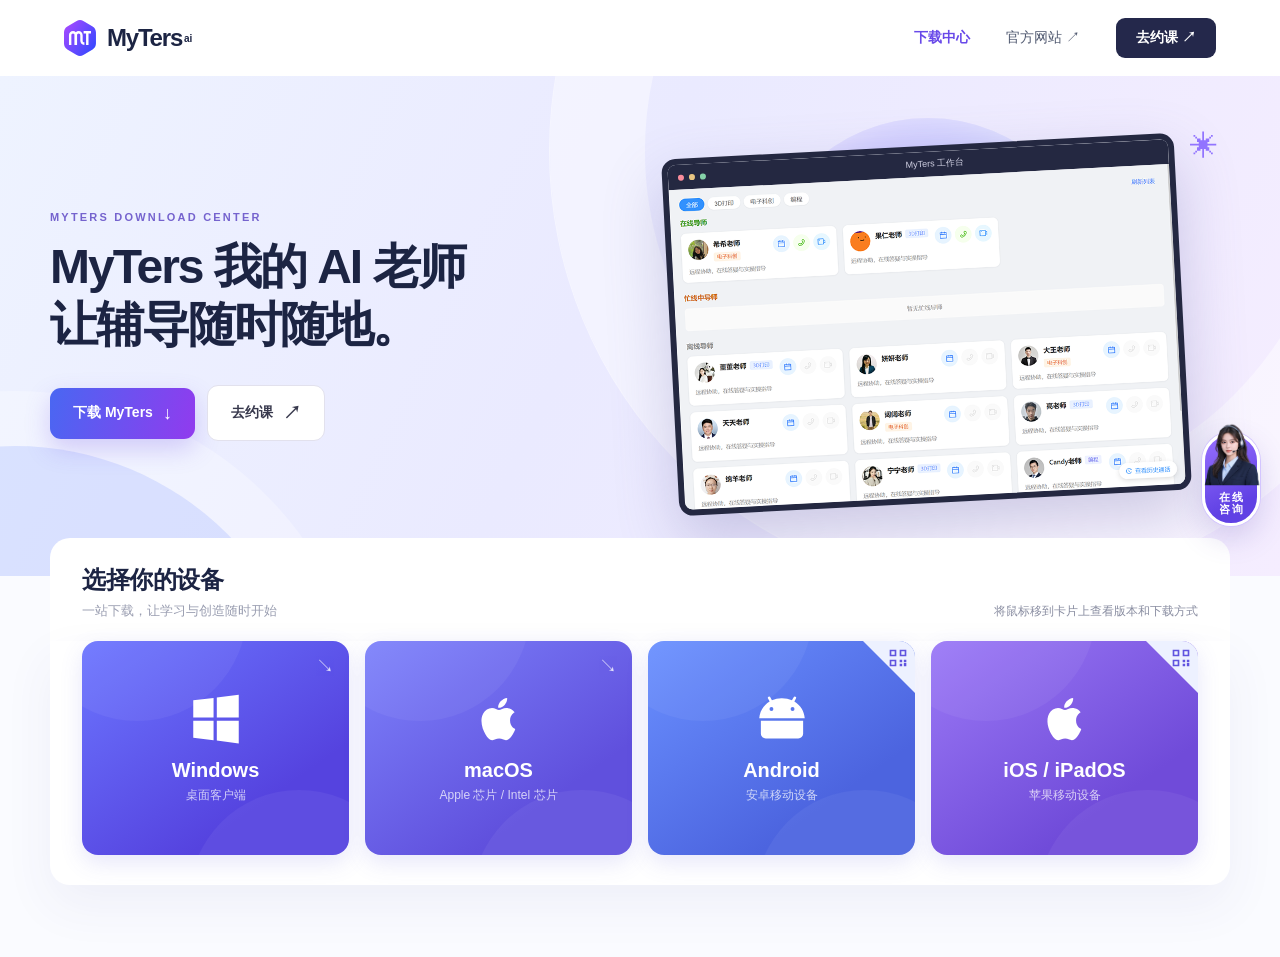
<file: index.html>
<!doctype html><html lang="zh-CN"><head><meta charset="utf-8"><meta name="viewport" content="width=device-width,initial-scale=1"><meta name="description" content="下载 MyTers，开启智能学习与创造之旅。"><title>MyTers 下载中心</title><style>
:root{--ink:#1c2443;--purple:#6c45ed;--muted:#858aa0}*{box-sizing:border-box}html{scroll-behavior:smooth}body{margin:0;font-family:-apple-system,BlinkMacSystemFont,"PingFang SC","Microsoft YaHei",sans-serif;color:var(--ink);background:#fafbff}button,a{font:inherit}button{cursor:pointer}a{text-decoration:none;color:inherit}.header{height:76px;background:#fff;display:flex;align-items:center;justify-content:space-between;padding:0 max(5vw,28px);position:relative;z-index:5}.brand{display:flex;align-items:center;gap:10px;font-size:24px;font-weight:750;letter-spacing:-1.2px}.brand img{width:33px}.brand sup{font-size:10px;letter-spacing:0;margin-left:-8px}.nav{display:flex;gap:36px;align-items:center;color:#505970;font-size:14px}.nav a:hover{color:#6f4bee}.nav .active{color:#6849e9;font-weight:650}.book{border:0;background:#24284b;color:#fff;padding:11px 20px;border-radius:9px;font-weight:600}.hero{height:500px;position:relative;overflow:hidden;background:linear-gradient(115deg,#eef3ff 0%,#eaeaff 46%,#f5edff 100%)}.hero:before,.hero:after{content:"";position:absolute;border-radius:50%;pointer-events:none}.hero:before{height:690px;width:690px;right:-150px;top:-365px;border:95px solid #fff6;box-shadow:0 0 0 1px #fff8}.hero:after{width:600px;height:600px;left:-285px;bottom:-470px;background:#b8c7ff60;box-shadow:0 0 0 55px #ffffff45}.hero-inner{max-width:1240px;padding:0 30px;margin:auto;height:100%;display:grid;grid-template-columns:1fr 1fr;align-items:center;position:relative}.eyebrow{font-size:11px;letter-spacing:2.2px;color:#7563ce;font-weight:750}.hero h1{font-size:48px;line-height:1.2;letter-spacing:-2px;margin:15px 0 14px}.hero p{font-size:16px;color:#727994;margin:0;line-height:1.8}.hero-link{display:inline-flex;align-items:center;gap:12px;margin-top:25px;color:#6443e3;font-size:14px;font-weight:700}.hero-visual{position:relative;height:100%}.orb{position:absolute;width:340px;height:340px;left:20%;top:42px;background:linear-gradient(145deg,#d0c8ff,#c9d9ff);border-radius:50%;box-shadow:inset 0 0 45px #fff9}.window{position:absolute;left:5%;top:70px;width:87%;border:6px solid #242841;border-radius:14px;overflow:hidden;background:#eceef4;box-shadow:0 25px 60px #6b67a54d;transform:rotate(-3deg)}.window-bar{height:25px;display:flex;align-items:center;padding:0 10px;gap:5px;background:#242841;color:#d0d0e2;font-size:9px}.window-bar i{width:6px;height:6px;border-radius:50%;background:#8b8da4}.window-bar i:first-child{background:#fa8c9b}.window-bar i:nth-child(2){background:#e8c582}.window-bar i:nth-child(3){background:#85d2a9}.window-bar b{margin:auto;font-size:9px;font-weight:500}.window-content{position:relative;aspect-ratio:1200/766;overflow:hidden}.window-content img{position:absolute;top:-4.3%;width:100%;height:auto}.spark{position:absolute;right:2%;top:55px;color:#9274ff;font-size:28px}.downloads{max-width:1240px;padding:0 30px 72px;margin:-38px auto 0;position:relative;z-index:2}.section-head{background:#fff;border-radius:20px 20px 0 0;padding:26px 32px 21px;display:flex;align-items:end;justify-content:space-between}.section-head h2{font-size:24px;margin:0 0 6px;letter-spacing:-.5px}.section-head p{margin:0;color:#9a9eb1;font-size:13px}.device-status{color:#898da1;font-size:12px}.cards{display:grid;grid-template-columns:repeat(4,1fr);gap:16px;background:#fff;padding:0 32px 30px;border-radius:0 0 20px 20px;box-shadow:0 20px 50px #3d438b10}.card{height:214px;border-radius:16px;background:linear-gradient(145deg,#6c76ff,#5543df 72%);position:relative;color:#fff;overflow:hidden;outline:none;box-shadow:0 8px 22px #5d59db25}.card:nth-child(2){background:linear-gradient(145deg,#7d82fb,#6050dd 72%)}.card:nth-child(3){background:linear-gradient(145deg,#6a90ff,#4c64df 72%)}.card:nth-child(4){background:linear-gradient(145deg,#9b79f6,#704bd9 72%)}.card:before,.card:after{content:"";position:absolute;border-radius:50%;background:#ffffff0d;pointer-events:none}.card:before{width:220px;height:220px;top:-140px;left:-55px}.card:after{width:220px;height:220px;bottom:-155px;right:-60px}.card-main{position:absolute;inset:0;display:flex;flex-direction:column;align-items:center;justify-content:center;gap:14px;transition:opacity .2s,transform .2s}.platform-icon{width:52px;height:52px;fill:white}.card-title{font-size:20px;font-weight:700}.card-sub{font-size:12px;color:#ffffffbb;margin-top:-9px}.corner{position:absolute;right:15px;top:13px;font-size:18px;opacity:.8}.device-badge{position:absolute;z-index:3;top:0;left:0;background:#e5ffb5;color:#365526;border-radius:0 0 11px 0;padding:7px 10px;font-size:11px;font-weight:750}.details{position:absolute;inset:0;display:flex;flex-direction:column;align-items:center;justify-content:center;padding:20px 12px;background:#3730adcf;opacity:0;visibility:hidden;transform:translateY(8px);transition:.2s;z-index:2}.card:hover .details,.card:has(:focus-visible) .details{opacity:1;visibility:visible;transform:none}.card:hover .card-main,.card:has(:focus-visible) .card-main{opacity:.15;transform:scale(.95)}.detail-title{font-weight:700;font-size:16px;margin-bottom:6px}.version{font-size:12px;color:#e6e2ff;margin-bottom:13px}.dl{display:inline-flex;justify-content:center;align-items:center;min-height:35px;padding:0 16px;background:white;border-radius:8px;color:#4e42c9;font-size:12px;font-weight:700;transition:.2s}.dl:hover,.dl:focus-visible{background:#ece8ff;transform:translateY(-1px)}.mac-links{display:flex;gap:7px;flex-wrap:wrap;justify-content:center}.mac-links .dl{padding:0 10px}.footnote{display:flex;justify-content:space-between;gap:20px;align-items:center;padding:20px 4px;color:#9a9eb1;font-size:12px}.footnote a{color:#7161ca}.support{position:fixed;right:18px;top:50%;z-index:8;background:#202541;color:#fff;border:0;border-radius:14px;box-shadow:0 10px 30px #25244835;padding:13px 10px;display:flex;flex-direction:column;align-items:center;gap:6px;font-size:11px}.support svg{width:24px;height:24px}.modal{border:0;border-radius:18px;padding:28px;max-width:360px;width:calc(100% - 40px);box-shadow:0 20px 80px #17132b40;color:var(--ink)}.modal::backdrop{background:#161a3588}.modal h3{font-size:20px;margin:0 0 12px}.modal p{font-size:14px;color:#7e8293;line-height:1.8}.modal .close{float:right;border:0;background:#f2f1f8;border-radius:50%;width:30px;height:30px;font-size:18px}.modal a{display:inline-block;background:#6b4be8;color:white;border-radius:8px;padding:11px 16px;font-size:13px;margin-top:5px}footer{border-top:1px solid #eeeff5;max-width:1176px;margin:auto;padding:22px 0 28px;color:#a4a8b7;font-size:12px;display:flex;justify-content:space-between}footer a:hover{color:#6b4be8}@media(max-width:800px){.hero{height:auto}.hero-inner{grid-template-columns:1fr;padding-top:55px}.hero h1{font-size:40px}.hero-visual{height:300px}.window{max-width:490px;left:8%;top:35px}.orb{width:260px;height:260px;top:5px;left:25%}.downloads{margin-top:-15px}.cards{grid-template-columns:repeat(2,1fr)}footer{margin:0 30px}.nav{gap:18px}}@media(max-width:520px){.header{height:66px;padding:0 20px}.brand{font-size:21px}.brand img{width:29px}.nav a:not(.active){display:none}.nav{gap:14px}.book{padding:9px 12px;font-size:12px}.hero-inner{padding:42px 22px 0}.hero h1{font-size:37px}.hero p{font-size:14px}.hero-visual{height:245px}.window{left:2%;width:94%;top:36px}.orb{width:220px;height:220px}.downloads{padding:0 15px 38px;margin-top:-5px}.section-head{padding:23px 18px 17px;display:block}.section-head h2{font-size:21px}.device-status{display:block;margin-top:10px}.cards{gap:10px;padding:0 15px 20px}.card{height:180px}.platform-icon{width:43px;height:43px}.card-title{font-size:17px}.dl{font-size:11px}.footnote{display:block;line-height:1.8}.footnote span{display:block}.support{top:auto;bottom:22px;right:10px}footer{margin:0 22px;gap:10px;flex-wrap:wrap}}

.hero-actions{display:flex;align-items:center;gap:12px;flex-wrap:wrap;margin-top:32px}.hero-button{display:inline-flex;justify-content:center;align-items:center;gap:10px;border-radius:11px;padding:15px 23px;font-size:14px;font-weight:650;border:1px solid #e2e1ed;background:#fff;color:#38394d;transition:transform .2s,box-shadow .2s}.hero-button:hover{transform:translateY(-2px);box-shadow:0 10px 24px #5548ba20}.hero-button.primary{background:linear-gradient(105deg,#4967f2,#913bee);color:#fff;border:0;box-shadow:0 10px 25px #7051e840}.hero-button span{font-size:18px}@media(max-width:800px){.hero{height:auto}}@media(max-width:520px){.hero-actions{margin-top:26px}}

.qr-corner{position:absolute;right:0;top:0;width:52px;height:52px;display:flex;align-items:flex-start;justify-content:flex-end;padding:7px;background:#edf1ff;clip-path:polygon(0 0,100% 0,100% 100%);z-index:1}.qr-corner svg{width:20px;height:20px;fill:#6054df}.qr-details{gap:0;padding:9px 10px;background:#3d34b6e8}.qr-image{display:block;width:112px;height:112px;background:#fff;border-radius:7px}.qr-label{font-size:14px;font-weight:700;margin-top:6px}.qr-version{font-size:11px;color:#e3dfff;margin-top:3px}.qr-direct{font-size:10px;color:#fff;text-decoration:underline;text-underline-offset:2px;margin-top:4px}.qr-direct:hover{color:#e4dcff}@media(max-width:520px){.qr-image{width:83px;height:83px}.qr-label{font-size:12px;margin-top:4px}.qr-version{font-size:10px}.qr-direct{font-size:10px;margin-top:3px}}
.hero:before,.hero:after{z-index:0}.hero-inner{z-index:1}.hero-actions{position:relative;z-index:2}

/* Customer service */
.support-wrap{position:fixed;right:20px;top:48%;z-index:8;display:flex;align-items:center;gap:15px}.support-wrap .support{position:relative;top:auto;right:auto;bottom:auto;width:76px;height:143px;display:flex;flex-direction:column;align-items:center;justify-content:flex-start;gap:0;padding:0;border:4px solid #fff;border-radius:42px;background:linear-gradient(155deg,#9870ff,#6041e4 76%);box-shadow:0 0 0 1px #d3c5ff,0 12px 30px #5140a833;overflow:hidden;color:white}.support-wrap .support:hover,.support-wrap .support:focus-visible{box-shadow:0 0 0 3px #d6caff,0 12px 32px #5140a84a}.support-avatar{display:block;width:68px;height:68px;flex-shrink:0;overflow:hidden;border-radius:50%;background:#eee8ff}.support-avatar svg{width:100%;height:100%;display:block}.support-text{font-size:16px;line-height:1.2;letter-spacing:3px;font-weight:700;padding:8px 0 0 3px}.support-tip{position:relative;background:#fff;border-radius:16px;box-shadow:0 12px 35px #45407321;color:#292543;font-size:14px;line-height:1.8;padding:14px 19px;white-space:nowrap;opacity:0;visibility:hidden;transform:translateX(8px);transition:opacity .2s,transform .2s,visibility .2s;pointer-events:none}.support-tip:after{content:"";position:absolute;right:-9px;top:50%;width:18px;height:18px;background:white;transform:translateY(-50%) rotate(45deg);border-radius:2px}.support-tip span{color:#7652e9;font-weight:700}.support-wrap:hover .support-tip,.support-wrap:focus-within .support-tip{opacity:1;visibility:visible;transform:translateX(0)}@media(max-width:520px){.support-wrap{top:auto;right:10px;bottom:20px;gap:9px}.support-wrap .support{width:59px;height:108px;border-width:3px}.support-avatar{width:53px;height:53px}.support-text{font-size:12px;padding-top:6px;letter-spacing:2px}.support-tip{font-size:12px;padding:10px 13px;border-radius:12px}}

/* Compact customer service */
.support-wrap .support{width:58px;height:94px;border-width:3px}.support-avatar{width:52px;height:52px}.support-text{font-size:11px;line-height:1.1;letter-spacing:2px;padding:4px 0 0 2px}.support-tip{font-size:13px;padding:11px 15px}@media(max-width:520px){.support-wrap .support{width:50px;height:82px;border-width:3px}.support-avatar{width:44px;height:44px}.support-text{font-size:10px;padding:3px 0 0 2px}.support-tip{font-size:12px;padding:9px 12px}}

/* Customer service portrait */
.support-wrap .support{overflow:visible}.support-wrap .support-avatar{position:absolute;top:-13px;left:50%;transform:translateX(-50%);width:69px;height:68px;border-radius:0;background:transparent;overflow:visible;pointer-events:none}.support-avatar img{display:block;width:100%;height:100%;object-fit:cover;object-position:top;clip-path:inset(0 0 7% 0)}.support-wrap .support-text{position:absolute;bottom:8px;left:0;width:100%;padding:0 0 0 2px}@media(max-width:520px){.support-wrap .support-avatar{top:-11px;width:59px;height:59px}.support-wrap .support-text{bottom:7px}}
.chip-modal .chip-options{display:flex;gap:10px;flex-wrap:wrap}.chip-modal .chip-options a{flex:1;text-align:center;white-space:nowrap}.chip-modal .chip-options a+ a{background:#f1edff;color:#5b43ce}</style></head><body><header class="header"><a class="brand" href="#top"><img src="assets/logo.svg" alt=""><span>MyTers</span><sup>ai</sup></a><nav class="nav" aria-label="主导航"><a class="active" href="#download">下载中心</a><a href="https://learn.myaiteachers.com/v1/" target="_blank" rel="noopener">官方网站 ↗</a><button class="book" data-dialog="booking">去约课 ↗</button></nav></header><main id="top"><section class="hero"><div class="hero-inner"><div><div class="eyebrow">MYTERS DOWNLOAD CENTER</div><h1>MyTers 我的 AI 老师<br>让辅导随时随地。</h1><div class="hero-actions"><a class="hero-button primary" id="smart-download" href="#download">下载 MyTers <span>↓</span></a><button class="hero-button secondary" data-dialog="booking">去约课 <span>↗</span></button></div></div><div class="hero-visual" aria-label="MyTers 产品界面"><div class="orb"></div><div class="window"><div class="window-bar"><i></i><i></i><i></i><b>MyTers 工作台</b></div><div class="window-content"><img src="assets/product.png" alt="MyTers 在线导师界面"></div></div><span class="spark">✳</span></div></div></section><section class="downloads" id="download"><div class="section-head"><div><h2>选择你的设备</h2><p>一站下载，让学习与创造随时开始</p></div><span class="device-status">将鼠标移到卡片上查看版本和下载方式</span></div><div class="cards"><article class="card" data-platform="windows" tabindex="0" aria-label="Windows 下载，查看版本"><div class="card-main"><svg class="platform-icon" viewBox="0 0 32 32" aria-hidden="true"><path d="M2 4.5 14.5 3v12H2zm14.5-1.7L30 1v14H16.5zM2 17h12.5v12L2 27.5zm14.5 0H30v14l-13.5-1.8z"/></svg><div class="card-title">Windows</div><div class="card-sub">桌面客户端</div></div><span class="corner">↘</span><div class="details"><div class="detail-title">Windows 版</div><div class="version">版本 1.3.10</div><a class="dl" href="https://mt-cdn.idaddy.cn/qa/desktop/20261113165907/MyTers-1.3.10-prod-setup.exe">↓ &nbsp;立即下载</a></div></article><article class="card" data-platform="mac" tabindex="0" aria-label="Mac 下载，选择芯片"><div class="card-main"><svg class="platform-icon" viewBox="0 0 32 32" aria-hidden="true"><path d="M22.8 16.9c0-3.3 2.7-4.9 2.8-5-1.5-2.2-3.9-2.5-4.7-2.6-2-.2-3.9 1.2-4.9 1.2s-2.6-1.2-4.3-1.2c-2.2 0-4.3 1.3-5.4 3.3-2.3 4-.6 9.9 1.6 13.2 1.1 1.6 2.3 3.3 4 3.2 1.6-.1 2.2-1 4.2-1 1.9 0 2.5 1 4.2 1 1.7 0 2.8-1.6 3.9-3.2 1.3-1.8 1.8-3.6 1.8-3.7-.1 0-3.2-1.2-3.2-5.2zM19.6 7.2c.9-1.2 1.6-2.7 1.4-4.2-1.4.1-3 1-4 2.1-.9 1-1.7 2.6-1.5 4 1.5.1 3.1-.7 4.1-1.9z"/></svg><div class="card-title">macOS</div><div class="card-sub">Apple 芯片 / Intel 芯片</div></div><span class="corner">↘</span><div class="details"><div class="detail-title">macOS 版</div><div class="version">版本 1.3.4 · 请选择芯片</div><div class="mac-links"><a class="dl" href="https://mt-cdn.idaddy.cn/qa/desktop/20260910113321/MyTeachers-1.3.4-arm64.dmg">↓ Apple 芯片</a><a class="dl" href="https://mt-cdn.idaddy.cn/qa/desktop/20260910113321/MyTeachers-1.3.4-x64.dmg">↓ Intel 芯片</a></div></div></article><article class="card" data-platform="android" tabindex="0" aria-label="Android 下载，查看版本"><div class="card-main"><svg class="platform-icon" viewBox="0 0 32 32" aria-hidden="true"><path d="m8.4 5.2-1-1.8a.8.8 0 0 1 1.4-.8l1 1.9A14 14 0 0 1 16 3.2c2.2 0 4.3.5 6.1 1.3l1.1-1.9a.8.8 0 0 1 1.4.8l-1 1.8c3.7 2.2 6.1 6 6.4 10.4H2C2.3 11.2 4.7 7.4 8.4 5.2ZM9.5 11a1.2 1.2 0 1 0 0-2.4 1.2 1.2 0 0 0 0 2.4Zm13 0a1.2 1.2 0 1 0 0-2.4 1.2 1.2 0 0 0 0 2.4ZM3 17h26v8a3 3 0 0 1-3 3H6a3 3 0 0 1-3-3z"/></svg><div class="card-title">Android</div><div class="card-sub">安卓移动设备</div></div><span class="qr-corner" aria-label="二维码下载"><svg viewBox="0 0 24 24" aria-hidden="true"><path d="M2 2h8v8H2zm2 2v4h4V4zm10-2h8v8h-8zm2 2v4h4V4zM2 14h8v8H2zm2 2v4h4v-4zm10-2h3v3h-3zm5 0h3v3h-3zm-5 5h3v3h-3zm5-1h3v4h-3z"/></svg></span><div class="details qr-details"><img class="qr-image" src="assets/qr-android.svg" alt="扫描下载 Android 版"><div class="qr-label">扫码下载</div><div class="qr-version">版本 1.7.4</div><a class="qr-direct" href="https://mt-cdn.idaddy.cn/qa/20260911/104336/myteachers-default-release-1.7.4%2865%29-20260911-mt.apk">或点击下载 ↗</a></div></article><article class="card" data-platform="ios" tabindex="0" aria-label="iPhone 和 iPad 下载"><div class="card-main"><svg class="platform-icon" viewBox="0 0 32 32" aria-hidden="true"><path d="M22.8 16.9c0-3.3 2.7-4.9 2.8-5-1.5-2.2-3.9-2.5-4.7-2.6-2-.2-3.9 1.2-4.9 1.2s-2.6-1.2-4.3-1.2c-2.2 0-4.3 1.3-5.4 3.3-2.3 4-.6 9.9 1.6 13.2 1.1 1.6 2.3 3.3 4 3.2 1.6-.1 2.2-1 4.2-1 1.9 0 2.5 1 4.2 1 1.7 0 2.8-1.6 3.9-3.2 1.3-1.8 1.8-3.6 1.8-3.7-.1 0-3.2-1.2-3.2-5.2zM19.6 7.2c.9-1.2 1.6-2.7 1.4-4.2-1.4.1-3 1-4 2.1-.9 1-1.7 2.6-1.5 4 1.5.1 3.1-.7 4.1-1.9z"/></svg><div class="card-title">iOS / iPadOS</div><div class="card-sub">苹果移动设备</div></div><span class="qr-corner" aria-label="二维码下载"><svg viewBox="0 0 24 24" aria-hidden="true"><path d="M2 2h8v8H2zm2 2v4h4V4zm10-2h8v8h-8zm2 2v4h4V4zM2 14h8v8H2zm2 2v4h4v-4zm10-2h3v3h-3zm5 0h3v3h-3zm-5 5h3v3h-3zm5-1h3v4h-3z"/></svg></span><div class="details qr-details"><img class="qr-image" src="assets/qr-ios.svg" alt="扫描前往 iOS 下载页面"><div class="qr-label">扫码下载</div><div class="qr-version">版本信息请查看下载页面</div><a class="qr-direct" href="https://docs.myaiteachers.com/products-download/myteachers-app-apple/" target="_blank" rel="noopener">或点击前往 ↗</a></div></article></div></section></main><div class="support-wrap"><div class="support-tip" id="support-tip">我是 MyTers 人工客服<br>欢迎点击头像咨询 <span>»</span></div><button class="support" data-dialog="support" aria-label="在线咨询 MyTers 人工客服" aria-describedby="support-tip"><span class="support-avatar" aria-hidden="true"><img src="assets/support-person.png" alt=""></span><span class="support-text">在线<br>咨询</span></button></div><dialog class="modal" id="booking"><button class="close" aria-label="关闭">×</button><h3>去约课</h3><p>约课入口即将接入。你也可以先前往 MyTers 官网，了解更多课程与学习内容。</p><a href="https://learn.myaiteachers.com/v1/" target="_blank" rel="noopener">访问官网 ↗</a></dialog><dialog class="modal" id="support"><button class="close" aria-label="关闭">×</button><h3>在线客服</h3><p>在线客服入口即将接入。如需了解产品，可先访问 MyTers 官网。</p><a href="https://learn.myaiteachers.com/v1/" target="_blank" rel="noopener">访问官网 ↗</a></dialog><dialog class="modal chip-modal" id="mac-chip"><button class="close" aria-label="关闭">×</button><h3>选择 Mac 芯片</h3><p>暂时无法确定你的 Mac 芯片类型。点击屏幕左上角的苹果菜单 →“关于本机”查看，然后选择对应版本。</p><div class="chip-options"><a href="https://mt-cdn.idaddy.cn/qa/desktop/20260910113321/MyTeachers-1.3.4-arm64.dmg">下载 Apple 芯片版 ↓</a><a href="https://mt-cdn.idaddy.cn/qa/desktop/20260910113321/MyTeachers-1.3.4-x64.dmg">下载 Intel 芯片版 ↓</a></div></dialog><dialog class="modal" id="device-unknown"><button class="close" aria-label="关闭">×</button><h3>选择你的设备</h3><p>暂时无法识别你的设备，请在下载区选择对应版本。</p></dialog><script>
document.querySelectorAll('[data-dialog]').forEach(b=>b.addEventListener('click',()=>document.getElementById(b.dataset.dialog).showModal()));document.querySelectorAll('dialog').forEach(d=>{d.querySelector('.close').addEventListener('click',()=>d.close());d.addEventListener('click',e=>{if(e.target===d)d.close()})});
(function(){const ua=navigator.userAgent||'',p=navigator.platform||'';let device='';if(/Android/i.test(ua))device='android';else if(/iPhone|iPad|iPod/i.test(ua)||(/Mac/i.test(p)&&navigator.maxTouchPoints>1))device='ios';else if(/Windows/i.test(ua))device='windows';else if(/Macintosh|Mac OS X/i.test(ua))device='mac';const card=document.querySelector('[data-platform="'+device+'"]');if(card){const badge=document.createElement('span');badge.className='device-badge';badge.textContent='您的设备';card.appendChild(badge)}})();

// Detect conservatively: browser architecture can be unavailable or describe a translated process.
const downloadLinks={windows:'https://mt-cdn.idaddy.cn/qa/desktop/20261113165907/MyTers-1.3.10-prod-setup.exe',android:'https://mt-cdn.idaddy.cn/qa/20260911/104336/myteachers-default-release-1.7.4%2865%29-20260911-mt.apk',ios:'https://docs.myaiteachers.com/products-download/myteachers-app-apple/',apple:'https://mt-cdn.idaddy.cn/qa/desktop/20260910113321/MyTeachers-1.3.4-arm64.dmg',intel:'https://mt-cdn.idaddy.cn/qa/desktop/20260910113321/MyTeachers-1.3.4-x64.dmg'};
function currentDevice(){const ua=navigator.userAgent||'',p=navigator.platform||'',platform=navigator.userAgentData?.platform||'';if(/Android/i.test(ua))return 'android';if(/iPhone|iPad|iPod/i.test(ua)||(/Mac/i.test(p)&&navigator.maxTouchPoints>1))return 'ios';if(/Windows/i.test(ua)||platform==='Windows')return 'windows';if(/Macintosh|Mac OS X/i.test(ua)||platform==='macOS')return 'mac';return ''}
let macChip='';
async function identifyMacChip(){if(currentDevice()!=='mac')return;try{const hint=await navigator.userAgentData?.getHighEntropyValues?.(['architecture']);if(/^arm/i.test(hint?.architecture||'')){macChip='apple';return}}catch(_){}try{const gl=document.createElement('canvas').getContext('webgl');const info=gl?.getExtension('WEBGL_debug_renderer_info');const renderer=info?gl.getParameter(info.UNMASKED_RENDERER_WEBGL):'';if(/Apple\s+M[1-9](?:\b|\s)/i.test(renderer))macChip='apple';else if(/Intel/i.test(renderer))macChip='intel'}catch(_){} }
identifyMacChip();
function startDownload(url,newTab){const link=document.createElement('a');link.href=url;if(newTab){link.target='_blank';link.rel='noopener noreferrer'}document.body.appendChild(link);link.click();link.remove()}
document.getElementById('smart-download').addEventListener('click',event=>{event.preventDefault();document.getElementById('download').scrollIntoView({behavior:'smooth',block:'start'});const device=currentDevice();if(device==='mac'){if(macChip)startDownload(downloadLinks[macChip],false);else document.getElementById('mac-chip').showModal()}else if(downloadLinks[device])startDownload(downloadLinks[device],device==='ios');else document.getElementById('device-unknown').showModal()});
</script></body></html>
</file>
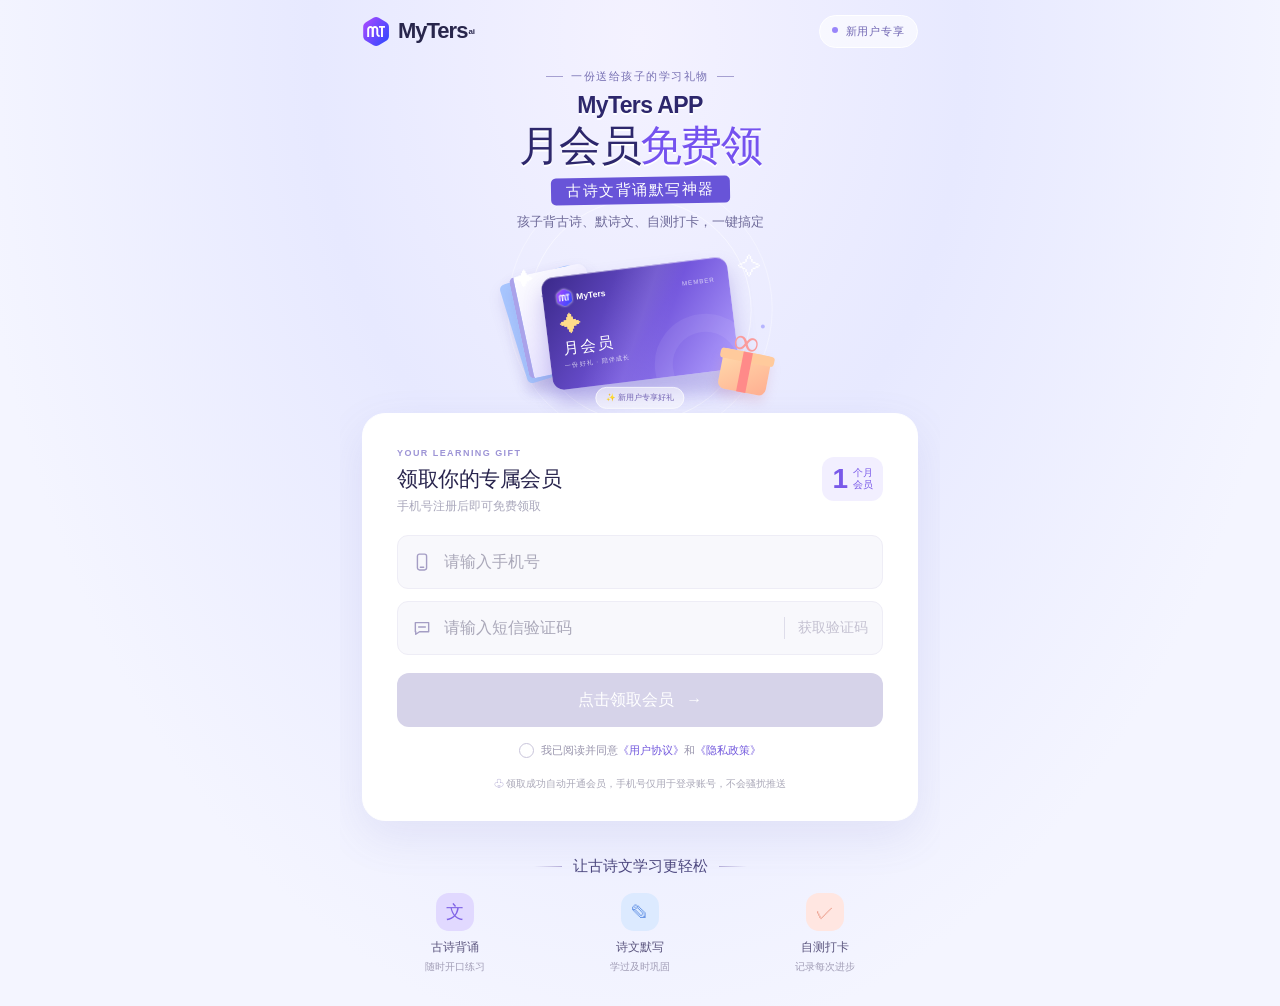
<file: member-gift/index.html>
<!doctype html>
<html lang="zh-CN">
<head>
<meta charset="utf-8"><meta name="viewport" content="width=device-width,initial-scale=1,viewport-fit=cover"><meta name="theme-color" content="#ebeaff"><meta name="description" content="MyTers 新用户免费领取 1 个月会员，轻松开启古诗文背诵默写。"><title>MyTers 月会员免费领</title><link rel="stylesheet" href="style.css">
</head>
<body>
<main class="page">
  <header class="topbar"><a class="brand" href="https://learn.myaiteachers.com/v1/" aria-label="MyTers 官网"><img src="assets/logo.svg" alt=""><span>MyTers</span><sup>ai</sup></a><span class="top-label"><span></span> 新用户专享</span></header>
  <section class="hero" aria-labelledby="hero-title">
    <div class="hero-copy"><div class="eyebrow"><i></i> 一份送给孩子的学习礼物 <i></i></div><h1 id="hero-title"><span>MyTers APP</span><strong>月会员<span class="accent">免费领</span></strong></h1><p class="hero-sub">古诗文背诵默写神器</p><p class="hero-desc">孩子背古诗、默诗文、自测打卡，一键搞定</p></div>
    <div class="hero-art" aria-hidden="true"><div class="orbit orbit-one"></div><div class="orbit orbit-two"></div><span class="spark s1">✦</span><span class="spark s2">✧</span><span class="spark s3">✦</span><span class="dot d1"></span><span class="dot d2"></span><div class="art-ground"></div><div class="book book-back"></div><div class="book book-front"><span>诗</span><small>古诗文<br>学习手册</small><div class="book-lines"></div></div><div class="member-card"><div class="card-top"><img src="assets/logo.svg" alt=""> <b>MyTers</b><span>MEMBER</span></div><div class="card-crown">✦</div><div class="card-label">月会员</div><div class="card-caption">一份好礼 · 陪伴成长</div><div class="card-ring"></div></div><div class="gift"><div class="gift-bow">∞</div><div class="gift-box"><i></i></div></div><div class="art-tag">✨ 新用户专享好礼</div></div>
  </section>
  <section class="claim-card" aria-labelledby="form-title"><div class="card-heading"><div><span class="mini-label">YOUR LEARNING GIFT</span><h2 id="form-title">领取你的专属会员</h2><p>手机号注册后即可免费领取</p></div><div class="month-badge"><b>1</b><span>个月<br>会员</span></div></div>
    <form id="claim-form" novalidate><label class="sr-only" for="phone">手机号</label><div class="field" id="phone-field"><span class="field-icon"><svg viewBox="0 0 24 24" fill="none"><rect x="6.5" y="2.5" width="11" height="19" rx="2.5" stroke="currentColor" stroke-width="1.7"/><path d="M10 18.3h4" stroke="currentColor" stroke-width="1.7" stroke-linecap="round"/></svg></span><input id="phone" type="tel" inputmode="numeric" maxlength="11" autocomplete="tel-national" placeholder="请输入手机号" aria-describedby="phone-error"></div><p id="phone-error" class="error" role="alert" hidden></p>
      <label class="sr-only" for="code">短信验证码</label><div class="field code-field"><span class="field-icon"><svg viewBox="0 0 24 24" fill="none"><path d="M4 5.5h16v11H9l-4.5 3v-3H4v-11Z" stroke="currentColor" stroke-width="1.7" stroke-linejoin="round"/><path d="M8 10.8h8" stroke="currentColor" stroke-width="1.7" stroke-linecap="round"/></svg></span><input id="code" type="text" inputmode="numeric" maxlength="6" autocomplete="one-time-code" placeholder="请输入短信验证码"><button type="button" id="get-code" disabled>获取验证码</button></div>
      <p id="form-message" class="form-message" role="status" hidden></p><button id="claim" class="claim-button" type="submit" disabled>点击领取会员 <span>→</span></button>
      <div class="agreement"><label for="agree"><input id="agree" type="checkbox"><span class="checkmark" aria-hidden="true"></span><span>我已阅读并同意</span></label><a href="https://myaiteachers.com/user_service.htm" target="_blank" rel="noopener">《用户协议》</a><span>和</span><a href="https://myaiteachers.com/user_privacy.htm" target="_blank" rel="noopener">《隐私政策》</a></div>
    </form><p class="security"><span>♧</span> 领取成功自动开通会员，手机号仅用于登录账号，不会骚扰推送</p>
  </section>
  <section class="details" aria-labelledby="details-title"><div class="section-heading"><span></span><h2 id="details-title">让古诗文学习更轻松</h2><span></span></div><div class="features"><div class="feature"><div class="feature-icon icon-purple">文</div><div><b>古诗背诵</b><small>随时开口练习</small></div></div><div class="feature"><div class="feature-icon icon-blue">✎</div><div><b>诗文默写</b><small>学过及时巩固</small></div></div><div class="feature"><div class="feature-icon icon-peach">✓</div><div><b>自测打卡</b><small>记录每次进步</small></div></div></div></section>
</main>
<dialog id="success-dialog" class="modal"><button type="button" class="modal-close" data-close aria-label="关闭">×</button><div class="modal-art success-art" aria-hidden="true">
  <svg class="celebration" viewBox="0 0 350 155" xmlns="http://www.w3.org/2000/svg">
    <defs>
      <radialGradient id="celebrationGlow"><stop stop-color="#fff"/><stop offset="1" stop-color="#fff" stop-opacity="0"/></radialGradient>
      <linearGradient id="giftFront" x1="0" x2="1" y1="0" y2="1"><stop stop-color="#a697ff"/><stop offset="1" stop-color="#7155e9"/></linearGradient>
      <linearGradient id="giftLid" x1="0" x2="1" y1="0" y2="1"><stop stop-color="#c4b7ff"/><stop offset="1" stop-color="#8b74f3"/></linearGradient>
      <linearGradient id="happyStar" x1="0" x2="1" y1="0" y2="1"><stop stop-color="#ffec9a"/><stop offset="1" stop-color="#ffbe61"/></linearGradient>
    </defs>
    <ellipse cx="175" cy="86" rx="133" ry="92" fill="url(#celebrationGlow)"/>
    <circle cx="175" cy="85" r="61" fill="none" stroke="#fff" stroke-opacity=".68" stroke-width="1.5"/>
    <circle cx="175" cy="85" r="78" fill="none" stroke="#fff" stroke-opacity=".42" stroke-width="1"/>
    <g fill="none" stroke-linecap="round" stroke-width="3">
      <path d="M99 44c-8-3-11 3-9 9" stroke="#a48af7"/>
      <path d="M69 99c-7-1-10 4-8 9" stroke="#ffb68e"/>
      <path d="M262 44c7-5 13-2 13 5" stroke="#ff9eaf"/>
      <path d="M272 108c7-4 12-1 12 5" stroke="#9c89ef"/>
      <path d="M119 24l-4-7M236 20l5-7" stroke="#f8c064"/>
    </g>
    <g>
      <rect x="53" y="59" width="11" height="5" rx="2" fill="#ffb2a3" transform="rotate(-25 53 59)"/>
      <rect x="102" y="112" width="11" height="5" rx="2" fill="#f8c75d" transform="rotate(30 102 112)"/>
      <rect x="273" y="72" width="12" height="5" rx="2" fill="#9b8bf4" transform="rotate(-28 273 72)"/>
      <rect x="240" y="112" width="10" height="5" rx="2" fill="#ffad9b" transform="rotate(26 240 112)"/>
      <circle cx="78" cy="31" r="3" fill="#c0a9ff"/><circle cx="298" cy="44" r="3" fill="#ffc87a"/>
      <circle cx="84" cy="126" r="2.5" fill="#ffa8ae"/><circle cx="255" cy="30" r="2.5" fill="#a98ef4"/>
      <path d="M75 72l3 7 7 3-7 3-3 7-3-7-7-3 7-3z" fill="#fff"/>
      <path d="M267 90l3 7 7 3-7 3-3 7-3-7-7-3 7-3z" fill="#fff"/>
      <path d="M115 48l2.5 5.5 5.5 2.5-5.5 2.5-2.5 5.5-2.5-5.5L107 56l5.5-2.5z" fill="#ffc874"/>
      <path d="M240 61l2.5 5.5 5.5 2.5-5.5 2.5-2.5 5.5-2.5-5.5L232 69l5.5-2.5z" fill="#ffd07d"/>
    </g>
    <ellipse cx="176" cy="148" rx="79" ry="8" fill="#927ed3" opacity=".12"/>
    <path d="M126 96c0-5 4-9 9-9h81c5 0 9 4 9 9v42c0 7-5 12-12 12h-75c-7 0-12-5-12-12z" fill="url(#giftFront)"/>
    <path d="M166 89h18v61h-18z" fill="#ffd394"/>
    <path d="M120 85c0-4 3-7 7-7h97c4 0 7 3 7 7v10c0 3-3 6-7 6h-97c-4 0-7-3-7-6z" fill="url(#giftLid)"/>
    <path d="M166 78h18v23h-18z" fill="#ffe0a7"/>
    <path d="M174 80c-19 0-28-5-26-14 2-8 14-4 26 14Zm3 0c19 0 28-5 26-14-2-8-14-4-26 14Z" fill="#ffd19a" stroke="#fff1d8" stroke-width="2"/>
    <circle cx="175.5" cy="79" r="5" fill="#ffbc84"/>
    <g transform="translate(0 -3)">
      <path d="M175 13c2 0 4 2 5 5l5 11 12 1c5 0 6 4 2 7l-9 8 3 12c1 4-2 7-6 5l-12-6-11 6c-4 2-7-1-6-5l3-12-9-8c-4-3-3-7 2-7l12-1 5-11c1-3 2-5 4-5Z" fill="url(#happyStar)" stroke="#fff2c9" stroke-width="3" stroke-linejoin="round"/>
      <path d="M166 39h.1M184 39h.1" stroke="#704d61" stroke-width="3.5" stroke-linecap="round"/>
      <path d="M170 46c3 3 7 3 10 0" fill="none" stroke="#a15d58" stroke-width="2" stroke-linecap="round"/>
      <ellipse cx="160" cy="44" rx="3.5" ry="2" fill="#ff9d95" opacity=".65"/><ellipse cx="190" cy="44" rx="3.5" ry="2" fill="#ff9d95" opacity=".65"/>
    </g>
  </svg>
</div><div class="modal-body"><span class="modal-kicker">GIFT RECEIVED</span><h2>领取成功！</h2><p>🎉 您的 1 个月 MyTers 会员已到账，打开 APP 即可使用古诗文背诵默写全套工具</p><div class="steps"><div><span>01</span><p>复制 APP 名称，前往手机应用商店搜索下载</p></div><div><span>02</span><p>直接点击按钮，浏览器打开下载页</p></div></div><div class="modal-actions"><button type="button" id="copy-name" class="secondary-button">复制名称</button><a id="download-app" class="primary-button" href="https://myters-download-v2.qq2361153325.chatgpt.site/" target="_blank" rel="noopener">去下载 <span>↗</span></a></div><p id="copy-feedback" class="copy-feedback" role="status"></p></div></dialog>
<dialog id="existing-dialog" class="modal"><button type="button" class="modal-close" data-close aria-label="关闭">×</button><div class="modal-art existing-art" aria-hidden="true"><span class="modal-spark m1">✦</span><span class="modal-spark m2">✧</span><div class="sad-book"><span>· ᴗ ·</span></div></div><div class="modal-body"><span class="modal-kicker">A LITTLE REMINDER</span><h2>很抱歉</h2><p>您不是新用户，暂不符合领取条件。</p><button type="button" class="primary-button full" data-close>我知道了</button></div></dialog>
<script src="app.js"></script></body></html>
</file>
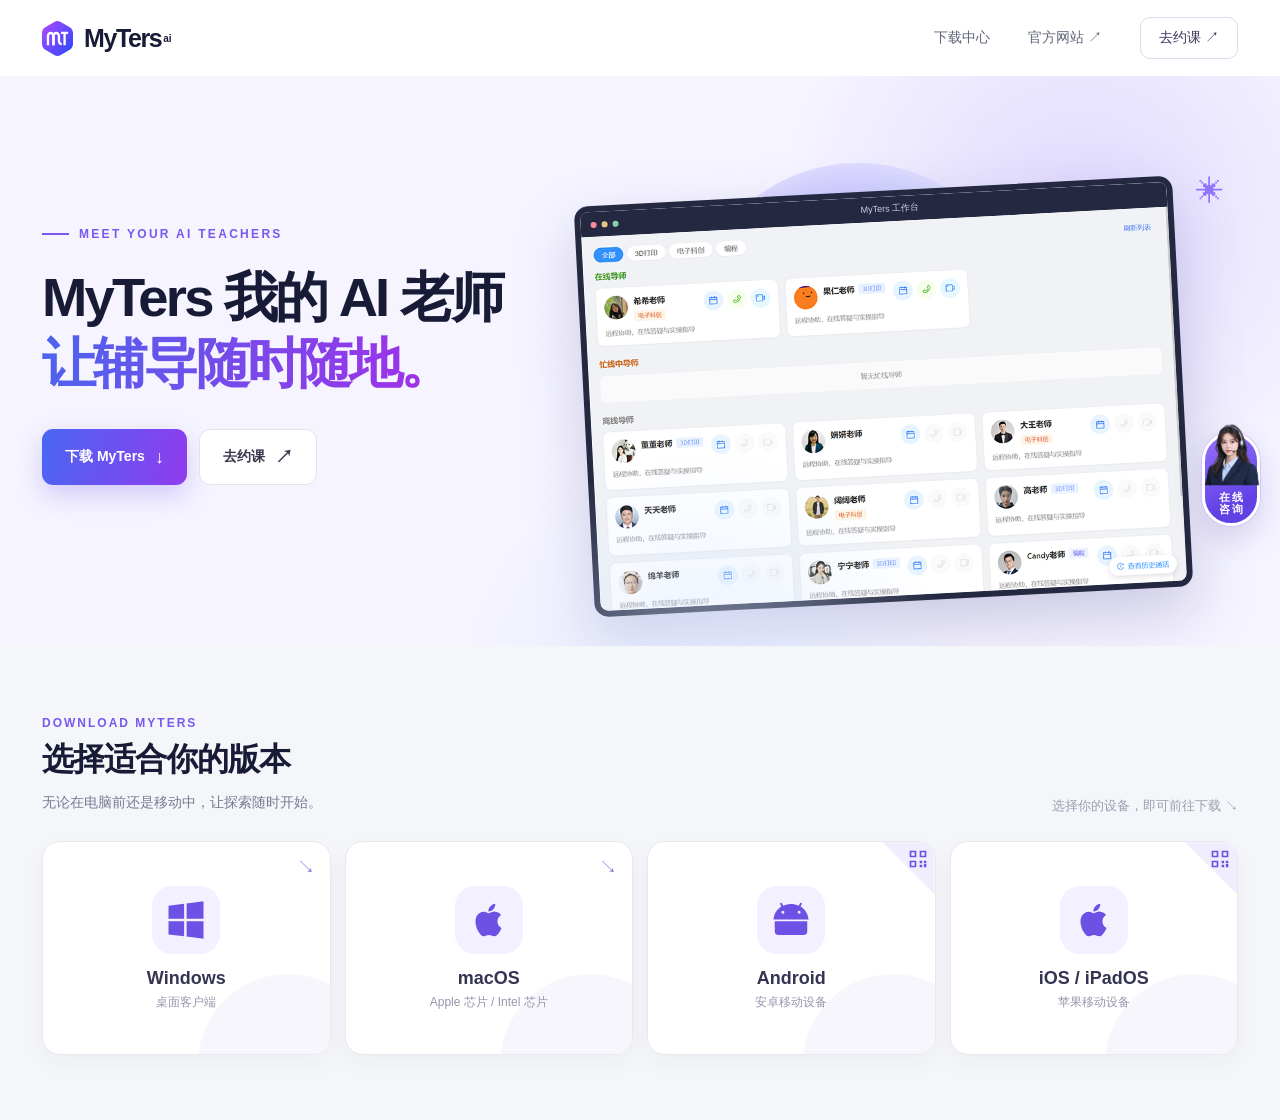
<file: s1.0/index.html>
<!doctype html><html lang="zh-CN"><head><meta charset="utf-8"><meta name="viewport" content="width=device-width,initial-scale=1"><meta name="description" content="下载 MyTers，开启你的智能学习与创造之旅。"><title>MyTers 下载中心</title><style>
:root{--ink:#171b35;--muted:#757b91;--purple:#6a42f5;--line:#e9eaf1}*{box-sizing:border-box}html{scroll-behavior:smooth}body{margin:0;color:var(--ink);font-family:-apple-system,BlinkMacSystemFont,"PingFang SC","Microsoft YaHei",sans-serif;background:#fff}a{color:inherit;text-decoration:none}button{font:inherit;cursor:pointer}header{height:76px;display:flex;align-items:center;justify-content:space-between;max-width:1360px;margin:auto;padding:0 42px;position:relative;z-index:3}.brand{display:flex;align-items:center;gap:10px;font-size:25px;font-weight:750;letter-spacing:-1.4px}.brand img{width:32px;height:35px}.brand sup{font-size:10px;letter-spacing:0;margin-left:-8px;align-self:center}.nav{display:flex;align-items:center;gap:38px;font-size:14px;color:#60657a}.nav a:hover{color:var(--purple)}.nav .navcta{border:1px solid #dedcec;border-radius:10px;padding:11px 18px;color:#40375e}.hero{position:relative;overflow:hidden;background:linear-gradient(145deg,#f8f7ff 0%,#f0f1ff 48%,#f9f8ff 100%)}.hero:before,.hero:after{content:"";position:absolute;border-radius:50%;pointer-events:none}.hero:before{width:600px;height:600px;background:radial-gradient(circle,#ded5ff88,transparent 70%);right:-100px;top:-160px}.hero:after{width:500px;height:500px;background:radial-gradient(circle,#d8e6ff99,transparent 70%);left:36%;bottom:-300px}.wrap{max-width:1360px;margin:auto;padding:0 42px}.hero-grid{min-height:590px;display:grid;grid-template-columns:0.9fr 1.1fr;align-items:center;gap:35px;padding-top:40px;padding-bottom:48px}.eyebrow{font-size:12px;font-weight:750;letter-spacing:2.3px;color:#7958ee;display:flex;align-items:center;gap:10px}.eyebrow:before{content:"";width:27px;height:2px;background:#7958ee}.hero h1{font-size:clamp(42px,4.5vw,66px);line-height:1.22;letter-spacing:-2.8px;margin:24px 0 22px}.gradient{background:linear-gradient(100deg,#4c64ed,#a62de9);-webkit-background-clip:text;color:transparent}.hero p{max-width:480px;color:#737991;line-height:1.9;font-size:16px;margin:0}.actions{display:flex;gap:12px;margin-top:32px;flex-wrap:wrap}.btn{display:inline-flex;justify-content:center;align-items:center;gap:10px;border-radius:11px;padding:15px 23px;font-size:14px;font-weight:650;border:1px solid #e2e1ed;background:#fff;color:#38394d;transition:.2s}.btn:hover{transform:translateY(-2px);box-shadow:0 10px 24px #5548ba20}.btn.primary{background:linear-gradient(105deg,#4967f2,#913bee);color:white;border:0;box-shadow:0 10px 25px #7051e840}.btn .arrow{font-size:18px}.visual{position:relative;padding:50px 4px 54px 26px}.orbit{position:absolute;width:80%;aspect-ratio:1;border:1px solid #c8c3f15c;border-radius:50%;left:10%;top:-3%}.orbit:after{content:"";position:absolute;inset:40px;border:1px solid #c8c3f14a;border-radius:50%}.screen{position:relative;border:7px solid #22263f;border-radius:14px;background:#22263f;box-shadow:0 32px 60px #302c7230;transform:perspective(1400px) rotateY(-5deg) rotateX(2deg);overflow:hidden}.screen img{width:100%;display:block}.mini{position:absolute;width:25%;right:-2%;bottom:5%;border:5px solid #242844;border-radius:15px;overflow:hidden;box-shadow:0 18px 35px #302c7240;background:white}.mini img{display:block;width:100%}.float-tag{position:absolute;left:-1%;bottom:14%;background:#fff;padding:12px 16px;border-radius:12px;box-shadow:0 12px 35px #58509922;font-size:12px;font-weight:650}.dot{display:inline-block;width:8px;height:8px;border-radius:50%;background:#8d66ff;margin-right:7px}.download{padding:100px 0 105px}.section-top{display:flex;justify-content:space-between;align-items:end;gap:20px;margin-bottom:35px}.section-label{font-size:12px;letter-spacing:2px;color:#7958ee;font-weight:750}.section-top h2,.showcase h2{font-size:36px;letter-spacing:-1px;margin:12px 0}.section-top p,.showcase p{margin:0;color:var(--muted);line-height:1.8;font-size:14px}.hint{font-size:13px;color:#9a9eb0}.cards{display:grid;grid-template-columns:repeat(5,1fr);gap:14px}.card{min-height:220px;border:1px solid #ebeaf2;border-radius:18px;padding:24px 20px;display:flex;flex-direction:column;align-items:flex-start;background:#fff;transition:.22s}.card:hover{border-color:#bcb0fa;transform:translateY(-5px);box-shadow:0 16px 36px #5141a414}.icon{width:48px;height:48px;border-radius:14px;display:grid;place-items:center;background:#f2efff;color:#6d4fea;font-size:22px;font-weight:700;margin-bottom:25px}.card h3{font-size:16px;margin:0 0 7px}.card p{font-size:12px;color:#9b9eaf;margin:0;line-height:1.5}.card .get{font-size:13px;color:#6d4fea;font-weight:650;margin-top:auto;padding-top:22px}.help{margin-top:22px;font-size:13px;color:#9398a9}.help a{color:#7358dc}.showcase{background:#191b34;color:white;overflow:hidden}.showcase .wrap{display:grid;grid-template-columns:1fr 1fr;gap:75px;align-items:center;padding-top:85px;padding-bottom:85px}.showcase .section-label{color:#ae9aff}.showcase p{color:#b6b8c9;max-width:430px}.features{display:flex;flex-wrap:wrap;gap:10px;margin-top:25px}.features span{font-size:12px;padding:9px 12px;border:1px solid #ffffff25;border-radius:8px;color:#dcdced}.showcase-image{border-radius:13px;overflow:hidden;box-shadow:0 20px 60px #08091970;transform:rotate(2deg)}.showcase-image img{display:block;width:100%}.bottom{padding:75px 42px;text-align:center;background:#f8f7ff}.bottom h2{font-size:31px;margin:0 0 12px}.bottom p{color:#8b8da2;margin:0 0 24px;font-size:14px}footer{padding:25px 42px;display:flex;justify-content:space-between;color:#aaaebe;font-size:12px;max-width:1360px;margin:auto}.support{position:fixed;right:18px;bottom:110px;z-index:5;background:#fff;border:1px solid #edeaf8;border-radius:14px;padding:12px 10px;box-shadow:0 8px 30px #332d7020;color:#6250d9;font-size:12px;display:flex;flex-direction:column;align-items:center;gap:5px}.support span{font-size:22px}.modal{border:0;border-radius:20px;padding:30px;max-width:360px;width:calc(100% - 40px);box-shadow:0 20px 80px #17132b40;color:var(--ink)}.modal::backdrop{background:#17132b88}.modal h3{font-size:20px;margin:0 0 12px}.modal p{font-size:14px;color:#7e8293;line-height:1.8}.modal button{margin-top:10px}.close{float:right;border:0;background:#f2f1f8;border-radius:50%;width:30px;height:30px;font-size:18px}.mobile-nav{display:none}@media(max-width:900px){.hero-grid{grid-template-columns:1fr;gap:0;padding-top:60px}.visual{max-width:680px;margin:auto;width:100%;padding-top:55px}.cards{grid-template-columns:repeat(3,1fr)}.showcase .wrap{gap:35px}.nav{gap:20px}}@media(max-width:600px){header{height:66px;padding:0 22px}.nav a:not(.navcta){display:none}.nav .navcta{padding:9px 12px}.wrap{padding-left:22px;padding-right:22px}.hero-grid{min-height:auto;padding-top:57px;padding-bottom:30px}.hero h1{font-size:43px;letter-spacing:-2px}.hero p{font-size:14px}.visual{padding:42px 5px 45px 10px}.float-tag{font-size:10px;padding:9px}.download{padding:72px 0}.section-top{display:block}.section-top h2,.showcase h2{font-size:29px}.hint{margin-top:15px}.cards{grid-template-columns:repeat(2,1fr);gap:10px}.card{min-height:190px;padding:18px 15px}.card:last-child{grid-column:span 2;min-height:150px}.icon{margin-bottom:18px}.showcase .wrap{grid-template-columns:1fr;padding-top:65px;padding-bottom:65px}.bottom{padding:65px 22px}.bottom h2{font-size:26px}footer{padding:22px;gap:10px;flex-wrap:wrap}.support{right:10px;bottom:25px}}

/* Refined first screen and compact download center */
.hero{background:#f5f4ff}.hero:before{background:radial-gradient(circle,#d4c8ff99,transparent 70%)}.hero-grid{min-height:570px;grid-template-columns:.83fr 1.17fr;gap:20px;padding-top:20px;padding-bottom:30px}.hero h1{font-size:clamp(43px,4.25vw,62px)}.visual{height:480px;padding:0;transform:none}.visual-glow{position:absolute;inset:6% 0 2% 2%;border-radius:48%;background:radial-gradient(ellipse,#d7c8ff 0%,#e8e7ff 49%,transparent 72%)}.visual-caption{position:absolute;left:13%;top:5%;display:flex;align-items:center;gap:10px;padding:10px 14px;border:1px solid #fff;background:#ffffffb8;border-radius:14px;box-shadow:0 10px 30px #6550a815;z-index:2}.caption-icon img{width:31px;display:block}.visual-caption b,.visual-caption small,.visual-note b,.visual-note small{display:block}.visual-caption b{font-size:12px}.visual-caption small{font-size:10px;color:#9997ab;margin-top:3px}.caption-spark{color:#9875f3;margin-left:14px}.device{position:absolute;left:2%;top:19%;width:83%;background:#1d2038;border:7px solid #262941;border-radius:14px 14px 5px 5px;box-shadow:0 28px 55px #40337440;overflow:hidden}.device-top{height:23px;background:#22253e;display:flex;align-items:center;gap:5px;padding:0 10px;color:#9ea0b9;font-size:9px}.device-top i{width:6px;height:6px;border-radius:50%;background:#63677f}.device-top i:first-child{background:#fd8d94}.device-top i:nth-child(2){background:#f6c97a}.device-top i:nth-child(3){background:#85d3a8}.device-top span{margin:auto}.device-screen{overflow:hidden;aspect-ratio:1.73;background:#eef0f4}.device-screen img{width:100%;height:100%;object-fit:cover;object-position:top;display:block}.device-base{position:absolute;left:0;top:calc(19% + 49%);width:87%;height:13px;border-radius:2px 2px 50% 50%;background:linear-gradient(#c5c8db,#e3e4ef 35%,#aaaec5);box-shadow:0 13px 25px #51478a25}.assistant-card{position:absolute;right:0;bottom:9%;width:25%;height:52%;overflow:hidden;border:5px solid #fff;border-radius:15px;background:#fff;box-shadow:0 22px 45px #4c378f38;z-index:2}.assistant-header{height:34px;display:flex;align-items:center;gap:6px;font-size:10px;font-weight:700;padding:0 7px}.assistant-header img{width:18px}.assistant-header b{color:#9472f6;margin-left:auto}.assistant-shot{display:block;width:100%;height:calc(100% - 34px);object-fit:cover;object-position:top}.visual-note{position:absolute;left:7%;bottom:6%;display:flex;gap:10px;align-items:center;color:#625e8c}.visual-note>span{display:grid;place-items:center;width:34px;height:34px;background:#fff;border-radius:11px;color:#9166ef;font-size:20px}.visual-note b{font-size:11px}.visual-note small{font-size:8px;letter-spacing:1px;margin-top:4px;color:#9c99b5}.download{padding:70px 0 65px}.section-top{margin-bottom:26px}.section-top h2{font-size:32px;margin:8px 0}.cards{gap:12px}.card{min-height:190px;padding:20px}.icon{width:48px;height:48px;margin-bottom:20px}.icon svg{width:25px;height:25px;fill:currentColor}.icon.windows{color:#3978e7;background:#eaf3ff}.icon.apple{color:#292b39;background:#f0f0f4}.icon.android{color:#3aa76d;background:#e7f7ed}footer{border-top:1px solid #f0f0f5}.navcta{font:inherit;cursor:pointer;background:#fff}.help{margin-bottom:0}
@media(max-width:900px){.hero-grid{grid-template-columns:1fr;padding-top:55px}.visual{width:min(680px,100%);height:450px;margin:0 auto}.device-base{top:68%}}
@media(max-width:600px){.hero-grid{padding-top:48px;padding-bottom:18px}.hero h1{font-size:41px}.visual{height:310px;margin-top:10px}.visual-caption{top:3%;left:12%;padding:7px 9px}.visual-caption small{display:none}.device{top:19%;border-width:5px}.device-top{height:17px}.device-base{top:68%;height:9px}.assistant-card{bottom:7%;height:51%;border-width:3px}.assistant-header{height:25px;font-size:8px}.assistant-header img{width:14px}.assistant-shot{height:calc(100% - 25px)}.visual-note{bottom:4%;left:4%}.visual-note small{font-size:7px}.download{padding:60px 0}.card{min-height:180px}.card:last-child{min-height:150px}.section-top h2{font-size:28px}}

/* Product stage */
.visual{height:470px;position:relative;isolation:isolate}.stage-halo{position:absolute;inset:6% -3% 2% 2%;border-radius:45%;background:radial-gradient(ellipse,#c9b8ff9c 0,#e6e2ff8c 50%,transparent 74%);z-index:-2}.stage-grid{position:absolute;inset:12% 4% 9% 5%;border:1px solid #bcb0e36b;border-radius:50%;transform:rotate(-12deg);z-index:-1}.stage-grid:after{content:"";position:absolute;inset:25px;border:1px solid #bcb0e345;border-radius:50%}.stage-label{position:absolute;left:8%;top:8%;color:#8c80b3;font-size:9px;font-weight:750;letter-spacing:1.8px}.stage-label span:not(.stage-dot){color:#c1b7d9;padding:0 6px}.stage-dot{display:inline-block;width:7px;height:7px;border-radius:50%;background:#9368ff;margin-right:7px}.app-window{position:absolute;left:3%;right:1%;top:18%;border:7px solid #272943;border-radius:17px;overflow:hidden;background:#f2f3f7;box-shadow:0 30px 65px #473b8d40,0 3px 8px #55479f22;transform:perspective(1500px) rotateY(-5deg) rotateX(2deg)}.app-bar{height:39px;background:#20233c;display:flex;align-items:center;padding:0 14px;color:#a6a9bf}.traffic{display:flex;gap:5px;flex:1}.traffic i{height:7px;width:7px;border-radius:50%;background:#777a90}.traffic i:first-child{background:#f28993}.traffic i:nth-child(2){background:#edc57f}.traffic i:nth-child(3){background:#80cfa6}.app-name{display:flex;align-items:center;gap:6px;font-size:11px;font-weight:700;color:#fff}.app-name img{width:17px;height:18px}.app-name span{font-weight:400;color:#a9abc0;margin-left:3px}.app-tools{flex:1;text-align:right;font-size:13px}.app-content{position:relative;aspect-ratio:1200/766;overflow:hidden;background:#eef0f4}.app-content img{position:absolute;width:100%;height:auto;left:0;top:-4.3%;display:block}.stage-chip{position:absolute;right:0;bottom:7%;z-index:2;display:flex;align-items:center;gap:10px;background:#fff;border:1px solid #fff;border-radius:13px;padding:11px 15px;box-shadow:0 14px 40px #5b4c9b25}.chip-icon{display:grid;place-items:center;border-radius:10px;background:#eee9ff;color:#7853ee;font-size:20px;width:38px;height:38px}.stage-chip b,.stage-chip small{display:block}.stage-chip b{font-size:12px}.stage-chip small{font-size:9px;color:#a09db2;margin-top:4px}.stage-index{position:absolute;left:4%;bottom:2%;font-size:9px;line-height:1.5;letter-spacing:1.6px;color:#aaa2c4}.stage-index b{color:#8374aa}.card{position:relative}.device-badge{position:absolute;right:12px;top:12px;background:#eeeaff;color:#6d4bd9;border-radius:100px;padding:5px 8px;font-size:10px;font-weight:700;white-space:nowrap}.card.detected{border-color:#cbbcfb;background:linear-gradient(155deg,#fcfbff,#fff)}.support{background:#252641;border:1px solid #353653;color:#fff;box-shadow:0 10px 28px #29244245}.support svg{height:23px;width:23px;display:block}.support span{font-size:11px}.support:hover{background:#373558}.device-hint{color:#6d4bd9}
@media(max-width:900px){.visual{height:450px}.app-window{top:17%}}
@media(max-width:600px){.visual{height:300px;margin-top:20px}.stage-label{top:4%;font-size:8px}.app-window{top:17%;border-width:5px;border-radius:12px}.app-bar{height:29px;padding:0 9px}.app-name{font-size:9px}.app-name img{width:14px}.traffic i{width:5px;height:5px}.app-tools{font-size:10px}.stage-chip{bottom:4%;padding:7px 9px}.chip-icon{width:29px;height:29px;font-size:16px}.stage-chip b{font-size:10px}.stage-chip small{font-size:8px}.stage-index{font-size:7px;bottom:1%}.support svg{width:21px;height:21px}}

/* S1 product mockup */
.visual{height:470px;padding:0;position:relative}.visual .hero-visual{position:relative;height:100%}.visual .orb{position:absolute;width:340px;height:340px;left:20%;top:42px;background:linear-gradient(145deg,#d0c8ff,#c9d9ff);border-radius:50%;box-shadow:inset 0 0 45px #fff9}.visual .window{position:absolute;left:5%;top:70px;width:87%;border:6px solid #242841;border-radius:14px;overflow:hidden;background:#eceef4;box-shadow:0 25px 60px #6b67a54d;transform:rotate(-3deg)}.visual .window-bar{height:25px;display:flex;align-items:center;padding:0 10px;gap:5px;background:#242841;color:#d0d0e2;font-size:9px}.visual .window-bar i{width:6px;height:6px;border-radius:50%;background:#8b8da4}.visual .window-bar i:first-child{background:#fa8c9b}.visual .window-bar i:nth-child(2){background:#e8c582}.visual .window-bar i:nth-child(3){background:#85d2a9}.visual .window-bar b{margin:auto;font-size:9px;font-weight:500}.visual .window-content{position:relative;aspect-ratio:1200/766;overflow:hidden}.visual .window-content img{position:absolute;top:-4.3%;width:100%;height:auto}.visual .spark{position:absolute;right:2%;top:55px;color:#9274ff;font-size:28px}
/* Interactive download cards */
.cards{grid-template-columns:repeat(4,1fr);gap:14px}.card{height:214px;min-height:0;display:block;position:relative;color:#353453;overflow:hidden;border:1px solid #e9e7f4;background:#fff;padding:0;outline:none}.card:hover{transform:translateY(-4px)}.card-main{position:absolute;inset:0;display:flex;flex-direction:column;align-items:center;justify-content:center;gap:14px;transition:opacity .2s,transform .2s}.platform-icon{width:48px;height:48px;fill:#6d50e4}.card-title{font-size:18px;font-weight:700}.card-sub{font-size:12px;color:#a1a1b3;margin-top:-9px}.corner{position:absolute;right:15px;top:13px;font-size:18px;color:#8f80db}.device-badge{position:absolute;z-index:3;top:0;left:0;background:#e9e3ff;color:#6245c8;border-radius:0 0 11px 0;padding:7px 10px;font-size:11px;font-weight:750}.details{position:absolute;inset:0;display:flex;flex-direction:column;align-items:center;justify-content:center;padding:20px 12px;background:#26223feF;color:#fff;opacity:0;visibility:hidden;transform:translateY(8px);transition:.2s;z-index:2}.card:hover .details,.card:has(:focus-visible) .details{opacity:1;visibility:visible;transform:none}.card:hover .card-main,.card:has(:focus-visible) .card-main{opacity:.08;transform:scale(.95)}.detail-title{font-weight:700;font-size:16px;margin-bottom:6px}.version{font-size:12px;color:#d8d4ec;margin-bottom:13px}.dl{display:inline-flex;justify-content:center;align-items:center;min-height:35px;padding:0 16px;background:white;border-radius:8px;color:#4e42c9;font-size:12px;font-weight:700}.dl:hover,.dl:focus-visible{background:#ece8ff}.mac-links{display:flex;gap:7px;flex-wrap:wrap;justify-content:center}.mac-links .dl{padding:0 10px}.qr-corner{position:absolute;right:0;top:0;width:52px;height:52px;display:flex;align-items:flex-start;justify-content:flex-end;padding:7px;background:#eeeaff;clip-path:polygon(0 0,100% 0,100% 100%);z-index:1}.qr-corner svg{width:20px;height:20px;fill:#6d50e4}.qr-details{gap:0;padding:9px 10px}.qr-image{display:block;width:112px;height:112px;background:#fff;border-radius:7px}.qr-label{font-size:14px;font-weight:700;margin-top:6px}.qr-version{font-size:11px;color:#e3dfff;margin-top:3px}.qr-direct{font-size:10px;color:#fff;text-decoration:underline;text-underline-offset:2px;margin-top:4px}
/* Customer service */
.support-wrap{position:fixed;right:20px;top:48%;z-index:8;display:flex;align-items:center;gap:15px}.support-wrap .support{position:relative;top:auto;right:auto;bottom:auto;width:76px;height:143px;display:flex;flex-direction:column;align-items:center;justify-content:flex-start;gap:0;padding:0;border:4px solid #fff;border-radius:42px;background:linear-gradient(155deg,#9870ff,#6041e4 76%);box-shadow:0 0 0 1px #d3c5ff,0 12px 30px #5140a833;overflow:hidden;color:white}.support-wrap .support:hover,.support-wrap .support:focus-visible{box-shadow:0 0 0 3px #d6caff,0 12px 32px #5140a84a}.support-avatar{display:block;width:68px;height:68px;flex-shrink:0;overflow:hidden;border-radius:50%;background:#eee8ff}.support-avatar svg{width:100%;height:100%;display:block}.support-text{font-size:16px;line-height:1.2;letter-spacing:3px;font-weight:700;padding:8px 0 0 3px}.support-tip{position:relative;background:#fff;border-radius:16px;box-shadow:0 12px 35px #45407321;color:#292543;font-size:14px;line-height:1.8;padding:14px 19px;white-space:nowrap;opacity:0;visibility:hidden;transform:translateX(8px);transition:opacity .2s,transform .2s,visibility .2s;pointer-events:none}.support-tip:after{content:"";position:absolute;right:-9px;top:50%;width:18px;height:18px;background:white;transform:translateY(-50%) rotate(45deg);border-radius:2px}.support-tip span{color:#7652e9;font-weight:700}.support-wrap:hover .support-tip,.support-wrap:focus-within .support-tip{opacity:1;visibility:visible;transform:translateX(0)}@media(max-width:520px){.support-wrap{top:auto;right:10px;bottom:20px;gap:9px}.support-wrap .support{width:59px;height:108px;border-width:3px}.support-avatar{width:53px;height:53px}.support-text{font-size:12px;padding-top:6px;letter-spacing:2px}.support-tip{font-size:12px;padding:10px 13px;border-radius:12px}}
@media(max-width:900px){.visual{height:450px}.cards{grid-template-columns:repeat(2,1fr)}}@media(max-width:600px){.visual{height:300px;margin-top:10px}.visual .hero-visual{height:100%}.visual .orb{width:220px;height:220px;top:10px}.visual .window{top:35px;width:94%;left:2%}.visual .spark{top:30px}.cards{grid-template-columns:repeat(2,1fr)}.card,.card:last-child{grid-column:auto;min-height:0;height:180px}.qr-image{width:83px;height:83px}.qr-label{font-size:12px;margin-top:4px}.qr-version,.qr-direct{font-size:10px}}
.device-badge{right:auto}

/* Compact customer service */
.support-wrap .support{width:58px;height:94px;border-width:3px}.support-avatar{width:52px;height:52px}.support-text{font-size:11px;line-height:1.1;letter-spacing:2px;padding:4px 0 0 2px}.support-tip{font-size:13px;padding:11px 15px}@media(max-width:520px){.support-wrap .support{width:50px;height:82px;border-width:3px}.support-avatar{width:44px;height:44px}.support-text{font-size:10px;padding:3px 0 0 2px}.support-tip{font-size:12px;padding:9px 12px}}

/* Download card refinements */
.cards .card{background:linear-gradient(145deg,#f7f6ff 0%,#edebff 100%);border:1px solid #e6e2fa;box-shadow:0 9px 25px #5950ae10}.cards .card:nth-child(2){background:linear-gradient(145deg,#f7f4ff,#ebe7ff)}.cards .card:nth-child(3){background:linear-gradient(145deg,#f2f7ff,#e6efff)}.cards .card:nth-child(4){background:linear-gradient(145deg,#f9f3ff,#f0e9ff)}.cards .card:after{content:"";position:absolute;right:-48px;bottom:-100px;width:180px;height:180px;border-radius:50%;background:#ffffff70;pointer-events:none}.cards .card-main{z-index:1}.cards .platform-icon{width:68px;height:68px;padding:14px;border-radius:20px;background:#fff;box-shadow:0 8px 20px #7562cf18}.cards .card-sub{color:#9695ad}.cards .details{background:linear-gradient(145deg,#805cf2,#5f43d2);z-index:2}.cards .card:hover{border-color:#bfb1f2;box-shadow:0 16px 32px #6151bf28}.cards .qr-corner{background:#fff;z-index:2}.cards .device-badge{z-index:3}@media(max-width:600px){.cards .platform-icon{width:56px;height:56px;padding:12px;border-radius:16px}}

/* Light download area */
.download{background:#f5f6f9}.cards .card,.cards .card:nth-child(2),.cards .card:nth-child(3),.cards .card:nth-child(4){background:#fff;border-color:#e8e9ef;box-shadow:0 8px 22px #33395d0a}.cards .platform-icon{background:#f3f0ff;box-shadow:none}.cards .card:after{background:#f7f6fd}.cards .qr-corner{background:#f0edff}.cards .card:hover{border-color:#c2b4f4;box-shadow:0 16px 32px #6151bf28}

/* Customer service portrait */
.support-wrap .support{overflow:visible}.support-wrap .support-avatar{position:absolute;top:-13px;left:50%;transform:translateX(-50%);width:69px;height:68px;border-radius:0;background:transparent;overflow:visible;pointer-events:none}.support-avatar img{display:block;width:100%;height:100%;object-fit:cover;object-position:top;clip-path:inset(0 0 7% 0)}.support-wrap .support-text{position:absolute;bottom:8px;left:0;width:100%;padding:0 0 0 2px}@media(max-width:520px){.support-wrap .support-avatar{top:-11px;width:59px;height:59px}.support-wrap .support-text{bottom:7px}}
@media(max-width:520px){.actions{margin-top:26px}}
</style></head><body><header><a class="brand" href="#top"><img src="assets/logo.svg" alt=""><span>MyTers</span><sup>ai</sup></a><nav class="nav" aria-label="主导航"><a href="#download">下载中心</a><a href="https://learn.myaiteachers.com/v1/" target="_blank" rel="noopener">官方网站 ↗</a><button class="navcta" data-dialog="booking">去约课 <span>↗</span></button></nav></header><main id="top"><section class="hero"><div class="wrap hero-grid"><div><div class="eyebrow">MEET YOUR AI TEACHERS</div><h1>MyTers 我的 AI 老师<br><span class="gradient">让辅导随时随地。</span></h1><div class="actions"><a class="btn primary" href="#download">下载 MyTers <span class="arrow">↓</span></a><button class="btn" data-dialog="booking">去约课 <span class="arrow">↗</span></button></div></div><div class="visual"><div class="hero-visual" aria-label="MyTers 产品界面"><div class="orb"></div><div class="window"><div class="window-bar"><i></i><i></i><i></i><b>MyTers 工作台</b></div><div class="window-content"><img src="assets/product.png" alt="MyTers 在线导师界面"></div></div><span class="spark">✳</span></div></div></div></section><section class="download" id="download"><div class="wrap"><div class="section-top"><div><div class="section-label">DOWNLOAD MYTERS</div><h2>选择适合你的版本</h2><p>无论在电脑前还是移动中，让探索随时开始。</p></div><div class="hint">选择你的设备，即可前往下载 ↘</div></div><div class="cards"><article class="card" data-platform="windows" tabindex="0" aria-label="Windows 下载，查看版本"><div class="card-main"><svg class="platform-icon" viewBox="0 0 32 32" aria-hidden="true"><path d="M2 4.5 14.5 3v12H2zm14.5-1.7L30 1v14H16.5zM2 17h12.5v12L2 27.5zm14.5 0H30v14l-13.5-1.8z"/></svg><div class="card-title">Windows</div><div class="card-sub">桌面客户端</div></div><span class="corner">↘</span><div class="details"><div class="detail-title">Windows 版</div><div class="version">版本 1.3.10</div><a class="dl" href="https://mt-cdn.idaddy.cn/qa/desktop/20261113165907/MyTers-1.3.10-prod-setup.exe">↓ &nbsp;立即下载</a></div></article><article class="card" data-platform="mac" tabindex="0" aria-label="Mac 下载，选择芯片"><div class="card-main"><svg class="platform-icon" viewBox="0 0 32 32" aria-hidden="true"><path d="M22.8 16.9c0-3.3 2.7-4.9 2.8-5-1.5-2.2-3.9-2.5-4.7-2.6-2-.2-3.9 1.2-4.9 1.2s-2.6-1.2-4.3-1.2c-2.2 0-4.3 1.3-5.4 3.3-2.3 4-.6 9.9 1.6 13.2 1.1 1.6 2.3 3.3 4 3.2 1.6-.1 2.2-1 4.2-1 1.9 0 2.5 1 4.2 1 1.7 0 2.8-1.6 3.9-3.2 1.3-1.8 1.8-3.6 1.8-3.7-.1 0-3.2-1.2-3.2-5.2zM19.6 7.2c.9-1.2 1.6-2.7 1.4-4.2-1.4.1-3 1-4 2.1-.9 1-1.7 2.6-1.5 4 1.5.1 3.1-.7 4.1-1.9z"/></svg><div class="card-title">macOS</div><div class="card-sub">Apple 芯片 / Intel 芯片</div></div><span class="corner">↘</span><div class="details"><div class="detail-title">macOS 版</div><div class="version">版本 1.3.4 · 请选择芯片</div><div class="mac-links"><a class="dl" href="https://mt-cdn.idaddy.cn/qa/desktop/20260910113321/MyTeachers-1.3.4-arm64.dmg">↓ Apple 芯片</a><a class="dl" href="https://mt-cdn.idaddy.cn/qa/desktop/20260910113321/MyTeachers-1.3.4-x64.dmg">↓ Intel 芯片</a></div></div></article><article class="card" data-platform="android" tabindex="0" aria-label="Android 下载，查看版本"><div class="card-main"><svg class="platform-icon" viewBox="0 0 32 32" aria-hidden="true"><path d="m8.4 5.2-1-1.8a.8.8 0 0 1 1.4-.8l1 1.9A14 14 0 0 1 16 3.2c2.2 0 4.3.5 6.1 1.3l1.1-1.9a.8.8 0 0 1 1.4.8l-1 1.8c3.7 2.2 6.1 6 6.4 10.4H2C2.3 11.2 4.7 7.4 8.4 5.2ZM9.5 11a1.2 1.2 0 1 0 0-2.4 1.2 1.2 0 0 0 0 2.4Zm13 0a1.2 1.2 0 1 0 0-2.4 1.2 1.2 0 0 0 0 2.4ZM3 17h26v8a3 3 0 0 1-3 3H6a3 3 0 0 1-3-3z"/></svg><div class="card-title">Android</div><div class="card-sub">安卓移动设备</div></div><span class="qr-corner" aria-label="二维码下载"><svg viewBox="0 0 24 24" aria-hidden="true"><path d="M2 2h8v8H2zm2 2v4h4V4zm10-2h8v8h-8zm2 2v4h4V4zM2 14h8v8H2zm2 2v4h4v-4zm10-2h3v3h-3zm5 0h3v3h-3zm-5 5h3v3h-3zm5-1h3v4h-3z"/></svg></span><div class="details qr-details"><img class="qr-image" src="assets/qr-android.svg" alt="扫描下载 Android 版"><div class="qr-label">扫码下载</div><div class="qr-version">版本 1.7.4</div><a class="qr-direct" href="https://mt-cdn.idaddy.cn/qa/20260911/104336/myteachers-default-release-1.7.4%2865%29-20260911-mt.apk">或点击下载 ↗</a></div></article><article class="card" data-platform="ios" tabindex="0" aria-label="iPhone 和 iPad 下载"><div class="card-main"><svg class="platform-icon" viewBox="0 0 32 32" aria-hidden="true"><path d="M22.8 16.9c0-3.3 2.7-4.9 2.8-5-1.5-2.2-3.9-2.5-4.7-2.6-2-.2-3.9 1.2-4.9 1.2s-2.6-1.2-4.3-1.2c-2.2 0-4.3 1.3-5.4 3.3-2.3 4-.6 9.9 1.6 13.2 1.1 1.6 2.3 3.3 4 3.2 1.6-.1 2.2-1 4.2-1 1.9 0 2.5 1 4.2 1 1.7 0 2.8-1.6 3.9-3.2 1.3-1.8 1.8-3.6 1.8-3.7-.1 0-3.2-1.2-3.2-5.2zM19.6 7.2c.9-1.2 1.6-2.7 1.4-4.2-1.4.1-3 1-4 2.1-.9 1-1.7 2.6-1.5 4 1.5.1 3.1-.7 4.1-1.9z"/></svg><div class="card-title">iOS / iPadOS</div><div class="card-sub">苹果移动设备</div></div><span class="qr-corner" aria-label="二维码下载"><svg viewBox="0 0 24 24" aria-hidden="true"><path d="M2 2h8v8H2zm2 2v4h4V4zm10-2h8v8h-8zm2 2v4h4V4zM2 14h8v8H2zm2 2v4h4v-4zm10-2h3v3h-3zm5 0h3v3h-3zm-5 5h3v3h-3zm5-1h3v4h-3z"/></svg></span><div class="details qr-details"><img class="qr-image" src="assets/qr-ios.svg" alt="扫描前往 iOS 下载页面"><div class="qr-label">扫码下载</div><div class="qr-version">版本信息请查看下载页面</div><a class="qr-direct" href="https://docs.myaiteachers.com/products-download/myteachers-app-apple/" target="_blank" rel="noopener">或点击前往 ↗</a></div></article></div></div></section><div class="support-wrap"><div class="support-tip" id="support-tip">我是 MyTers 人工客服<br>欢迎点击头像咨询 <span>»</span></div><button class="support" data-dialog="support" aria-label="在线咨询 MyTers 人工客服" aria-describedby="support-tip"><span class="support-avatar" aria-hidden="true"><img src="assets/support-person.png" alt=""></span><span class="support-text">在线<br>咨询</span></button></div><dialog class="modal" id="booking"><button class="close" aria-label="关闭">×</button><h3>去约课</h3><p>约课入口即将接入。你也可以先前往 MyTers 官网，了解更多课程与学习内容。</p><a class="btn primary" href="https://learn.myaiteachers.com/v1/" target="_blank" rel="noopener">访问官网 ↗</a></dialog><dialog class="modal" id="support"><button class="close" aria-label="关闭">×</button><h3>在线客服</h3><p>在线客服入口即将接入。如需了解产品，可先访问 MyTers 官网。</p><a class="btn primary" href="https://learn.myaiteachers.com/v1/" target="_blank" rel="noopener">访问官网 ↗</a></dialog><script>
document.querySelectorAll('[data-dialog]').forEach(b=>b.addEventListener('click',()=>document.getElementById(b.dataset.dialog).showModal()));document.querySelectorAll('dialog').forEach(d=>{d.querySelector('.close').addEventListener('click',()=>d.close());d.addEventListener('click',e=>{if(e.target===d)d.close()})});
(function(){const ua=navigator.userAgent||'',p=navigator.platform||'';let device='';if(/Android/i.test(ua))device='android';else if(/iPhone|iPad|iPod/i.test(ua)||(/Mac/i.test(p)&&navigator.maxTouchPoints>1))device='ios';else if(/Windows/i.test(ua))device='windows';else if(/Macintosh|Mac OS X/i.test(ua))device='mac';const card=document.querySelector('[data-platform="'+device+'"]');if(card){const badge=document.createElement('span');badge.className='device-badge';badge.textContent='您的设备';card.appendChild(badge)}})();
</script></body></html>
</file>
<file: member-gift/style.css>
:root{font-family:-apple-system,BlinkMacSystemFont,"PingFang SC","Microsoft YaHei",sans-serif;color:#25234c;background:#f3f3ff;font-synthesis:none}*{box-sizing:border-box}body{margin:0;background:radial-gradient(ellipse at 50% 4%,#f4f2ff 0,#e7e9ff 36%,#f4f5ff 74%);min-height:100vh}button,input,a{font:inherit}button{cursor:pointer}a{text-decoration:none}.page{max-width:560px;margin:auto;padding:0 22px;overflow:hidden}.topbar{height:62px;display:flex;align-items:center;justify-content:space-between}.brand{display:flex;align-items:center;gap:7px;color:#28264c;font-size:22px;letter-spacing:-1px;font-weight:800}.brand img{width:29px;height:29px}.brand sup{font-size:8px;margin-left:-6px;letter-spacing:0}.top-label{font-size:11px;letter-spacing:.08em;color:#7268b4;background:#ffffff9c;border:1px solid #fff;border-radius:30px;padding:8px 12px}.top-label span{display:inline-block;width:6px;height:6px;background:#9985fa;border-radius:50%;margin-right:4px;vertical-align:2px}.hero{text-align:center;position:relative}.hero-copy{position:relative;z-index:2}.eyebrow{display:flex;align-items:center;justify-content:center;gap:8px;color:#7770b3;font-size:11px;font-weight:600;letter-spacing:.14em;margin:7px 0 8px}.eyebrow i{width:17px;height:1px;background:#a6a0d1}h1{margin:0;line-height:1.17;letter-spacing:-1.7px;color:#2d276c;text-shadow:0 2px 0 #fff}h1>span{display:block;font-size:23px;font-weight:800;letter-spacing:-.6px}h1 strong{display:block;font-size:42px;font-weight:900;margin-top:2px}.accent{color:#7552ef}.hero-sub{display:inline-block;margin:7px 0 0;padding:4px 15px;border-radius:5px;background:#6854d8;color:#fff;font-size:15px;font-weight:700;letter-spacing:.1em;transform:rotate(-1deg)}.hero-desc{color:#6e6a99;font-size:13px;margin:9px 0 0}.hero-art{height:232px;position:relative;margin:0 auto -50px;max-width:410px;transform:scale(.78);transform-origin:center top}.orbit{position:absolute;border:1px solid #ffffffa8;border-radius:50%;left:50%;transform:translateX(-50%)}.orbit-one{width:286px;height:286px;top:-41px}.orbit-two{width:340px;height:340px;top:-70px;border-color:#ffffff75}.art-ground{position:absolute;left:15%;right:15%;bottom:15px;height:36px;border-radius:50%;background:#7e72df33;filter:blur(9px)}.member-card{position:absolute;z-index:3;left:50%;top:46px;width:240px;height:145px;transform:translateX(-50%) rotate(-7deg);border-radius:15px;padding:17px 18px;background:linear-gradient(128deg,#3c2a8c 2%,#7356dc 55%,#b3a1ff);box-shadow:0 16px 26px #5e48bc45,inset 0 1px 1px #ffffffa8;color:#fff;overflow:hidden;text-align:left}.member-card:before{content:"";position:absolute;inset:0;background:linear-gradient(115deg,transparent 32%,#ffffff19 50%,transparent 62%)}.card-top{display:flex;align-items:center;gap:5px;font-size:11px;position:relative}.card-top img{width:20px;height:22px;filter:drop-shadow(0 0 1.5px #fff)}.card-top span{margin-left:auto;font-size:8px;letter-spacing:.15em;opacity:.7}.card-crown{font-size:28px;line-height:1;color:#ffdc8a;margin:10px 0 2px}.card-label{font-size:20px;font-weight:800;letter-spacing:2px}.card-caption{font-size:8px;letter-spacing:.15em;opacity:.72;margin-top:3px}.card-ring{position:absolute;width:130px;height:130px;border:23px solid #ffffff12;border-radius:50%;right:-22px;bottom:-55px}.book{position:absolute;width:100px;height:132px;border-radius:7px 12px 12px 7px;box-shadow:0 10px 20px #6653ad2a}.book-back{left:41px;top:53px;background:#a8c7ff;transform:rotate(-17deg)}.book-front{left:49px;top:49px;background:linear-gradient(145deg,#fdfdff,#ded8ff);border-left:6px solid #aaa2ea;transform:rotate(-12deg);color:#8979d8;padding:14px 9px;text-align:center}.book-front span{display:block;font-family:serif;font-size:33px;font-weight:bold}.book-front small{font-size:8px;line-height:1.4;display:block}.book-lines{width:39px;height:9px;margin:7px auto;border-top:1px solid #c2b9e9;border-bottom:1px solid #c2b9e9}.gift{position:absolute;z-index:4;right:40px;bottom:25px;transform:rotate(11deg)}.gift-box{width:62px;height:52px;border-radius:5px 5px 9px 9px;background:linear-gradient(145deg,#ffdcac,#ffae91);box-shadow:0 9px 15px #c986a03b}.gift-box:before{content:"";display:block;position:absolute;width:70px;height:13px;background:#ffca9c;left:-4px;top:0;border-radius:4px}.gift-box i{position:absolute;display:block;background:#ff8a89;width:12px;height:52px;left:25px}.gift-bow{position:absolute;top:-35px;left:10px;font-size:46px;line-height:1;color:#fa9c9c;font-family:serif}.spark{position:absolute;color:#fff;z-index:1}.s1{left:11%;top:48px;font-size:24px}.s2{right:12%;top:30px;font-size:30px}.s3{right:22%;top:151px;font-size:17px}.dot{position:absolute;border-radius:50%;background:#b6b5ff}.d1{width:9px;height:9px;left:18%;top:147px}.d2{width:5px;height:5px;right:11%;top:120px}.art-tag{position:absolute;z-index:5;bottom:4px;left:50%;transform:translateX(-50%);white-space:nowrap;background:#fff8;color:#7566b5;border:1px solid #fff;border-radius:20px;font-size:10px;font-weight:700;padding:6px 12px;letter-spacing:.04em}.claim-card{position:relative;z-index:4;background:#fff;border:1px solid #fff;border-radius:23px;padding:24px;box-shadow:0 16px 45px #6761b21c}.card-heading{display:flex;align-items:center;justify-content:space-between;margin-bottom:20px}.mini-label,.modal-kicker{color:#9d94d6;font-size:9px;font-weight:800;letter-spacing:.16em}.card-heading h2{font-size:21px;margin:5px 0;color:#29254e;letter-spacing:-.5px}.card-heading p{font-size:12px;color:#aaa8bc;margin:0}.month-badge{display:flex;align-items:center;gap:5px;color:#7959e9;background:#f2efff;border-radius:12px;padding:8px 10px}.month-badge b{font-size:28px;line-height:1}.month-badge span{font-size:10px;line-height:1.2;font-weight:700}.field{display:flex;align-items:center;height:54px;background:#f8f8fc;border:1px solid #eeedf6;border-radius:11px;padding:0 14px;transition:border-color .2s}.field:focus-within{border-color:#a797fa;background:#fff}.field-icon{width:20px;height:20px;color:#a49dc4;flex:none;margin-right:10px}.field-icon svg{width:100%;height:100%}.field input{min-width:0;width:100%;border:0;outline:0;background:transparent;font-size:16px;font-weight:500;color:#29254e}.field input::placeholder{color:#aaa8b9;opacity:1;font-weight:400}.code-field{margin-top:12px}.code-field button{white-space:nowrap;border:0;border-left:1px solid #deddea;background:none;padding:2px 0 2px 13px;color:#6c4ce4;font-size:14px;font-weight:700}.code-field button:disabled{color:#c4c1d1;cursor:not-allowed}.error,.form-message{font-size:11px;line-height:1.5;color:#e35f70;margin:6px 2px 0}.field:has(+ .error:not([hidden])){border-color:#ea8a96}.claim-button,.primary-button{border:0;background:linear-gradient(100deg,#6958ea,#9364f1);color:#fff;font-weight:800;border-radius:12px;box-shadow:0 8px 18px #7760e344}.claim-button{width:100%;height:54px;margin-top:18px;font-size:16px}.claim-button span{margin-left:8px}.claim-button:disabled{background:#d6d3e9;color:#fff;box-shadow:none;cursor:not-allowed}.agreement{display:flex;align-items:center;justify-content:center;flex-wrap:wrap;margin-top:16px;color:#9995ad;font-size:11px}.agreement label{display:inline-flex;align-items:center;gap:7px;cursor:pointer}.agreement a{display:inline-block}.agreement input{position:absolute;opacity:0}.checkmark{height:15px;width:15px;border:1px solid #c9c5db;border-radius:50%;flex:none}.agreement input:checked+.checkmark{background:#775be8;border-color:#775be8}.agreement input:checked+.checkmark:after{content:'✓';display:block;color:#fff;font-size:10px;text-align:center;line-height:13px}.agreement input:focus-visible+.checkmark{outline:3px solid #c4baff}.agreement a{color:#7258dd}.security{font-size:10px;text-align:center;color:#aaa8b8;line-height:1.6;margin:18px 0 0}.security span{color:#aaa3ce}.details{padding:31px 4px 32px}.section-heading{display:flex;align-items:center;justify-content:center;gap:11px}.section-heading h2{font-size:15px;color:#4c477e;margin:0}.section-heading span{width:28px;height:1px;background:linear-gradient(90deg,transparent,#b6afd9)}.section-heading span:last-child{transform:rotate(180deg)}.features{display:grid;grid-template-columns:repeat(3,1fr);gap:8px;margin-top:17px}.feature{display:flex;flex-direction:column;align-items:center;gap:8px;text-align:center}.feature-icon{height:38px;width:38px;border-radius:13px;display:grid;place-items:center;font-size:18px;font-weight:800}.icon-purple{background:#e1d9ff;color:#8064e6}.icon-blue{background:#dceaff;color:#6d99e7}.icon-peach{background:#ffe6e1;color:#eb9b88}.feature b,.feature small{display:block}.feature b{font-size:12px;color:#5c567f}.feature small{font-size:10px;color:#a19db6;margin-top:4px}footer{text-align:center;padding:32px 0 28px;color:#aaa5c5}.footer-brand{font-size:10px;letter-spacing:.15em;font-weight:700}footer p{font-size:10px;margin:7px 0 0}.sr-only{position:absolute;width:1px;height:1px;padding:0;margin:-1px;overflow:hidden;clip:rect(0,0,0,0);white-space:nowrap;border:0}.modal{width:min(350px,calc(100% - 40px));padding:0;border:0;border-radius:24px;overflow:visible;background:#fff;color:#29254e;box-shadow:0 24px 80px #17122b55;text-align:center}.modal::backdrop{background:#1f1c39b8}.modal-close{position:absolute;right:14px;top:12px;z-index:4;border:0;background:#ffffffa8;border-radius:50%;width:30px;height:30px;color:#7569a2;font-size:24px;line-height:1}.modal-art{height:155px;border-radius:24px 24px 0 0;position:relative;overflow:hidden;background:radial-gradient(circle at 50% 60%,#fff 0,#e9e4ff 46%,#d9d4ff 100%)}.modal-art:before,.modal-art:after{content:"";position:absolute;border:1px solid #fff9;border-radius:50%;width:180px;height:180px;left:50%;top:12px;transform:translateX(-50%)}.modal-art:after{width:240px;height:240px;top:-18px}.modal-medal{position:absolute;z-index:2;top:25px;left:50%;transform:translateX(-50%) rotate(-8deg);width:91px;height:91px;background:linear-gradient(145deg,#b8a3ff,#7457e2);border:7px solid #f6f0ff;border-radius:28px;box-shadow:0 10px 20px #8168d53d;display:grid;place-items:center;color:#fff;font-size:50px;font-weight:700}.modal-ribbon{position:absolute;z-index:3;bottom:13px;left:50%;transform:translateX(-50%);background:#ffda9b;color:#9b683c;border-radius:4px;padding:4px 9px;font-size:8px;font-weight:900;letter-spacing:.14em;white-space:nowrap}.modal-spark{position:absolute;color:#fff;font-size:26px;z-index:2}.m1{left:19%;top:38px}.m2{right:18%;top:64px}.modal-body{padding:24px 25px 26px}.modal-body h2{font-size:25px;margin:5px 0 11px}.modal-body>p{color:#77738e;font-size:13px;line-height:1.75;margin:0}.steps{text-align:left;background:#f8f7ff;border-radius:12px;padding:12px 14px;margin:18px 0}.steps>div{display:flex;gap:10px;align-items:flex-start}.steps>div+div{margin-top:10px}.steps span{font-size:10px;font-weight:900;color:#8e78e6;background:#eae5ff;border-radius:5px;padding:4px}.steps p{font-size:11px;line-height:1.5;color:#77728d;margin:2px 0}.modal-actions{display:flex;gap:10px}.modal-actions>*{flex:1;height:46px;display:flex;align-items:center;justify-content:center;font-size:13px}.secondary-button{border:1px solid #ded8f8;border-radius:11px;color:#7559df;background:white;font-weight:700}.primary-button span{margin-left:7px}.copy-feedback{min-height:15px;margin:6px 0 -15px!important;color:#816ae2!important;font-size:10px!important}.full{display:block;width:100%;height:46px;margin-top:22px}.sad-book{position:absolute;left:50%;top:37px;z-index:2;transform:translateX(-50%) rotate(-8deg);width:90px;height:87px;border-radius:9px 15px 15px 9px;border-left:8px solid #a995f2;background:linear-gradient(145deg,#fff,#e2dcff);box-shadow:0 9px 20px #826bc338;display:grid;place-items:center;color:#8b7cc8;font-size:20px;font-weight:700}@media(min-width:700px){.page{max-width:600px}.hero-art{height:232px}.claim-card{padding:28px 34px}.details{padding-top:36px}}@media(max-width:360px){.page{padding:0 15px}.topbar{height:58px}h1 strong{font-size:37px}.hero-desc{font-size:12px}.claim-card{padding:20px}.book-back{left:25px}.book-front{left:32px}.gift{right:25px}.field input{font-size:16px}}

/* The success illustration is decorative and uses the brand palette with warm confetti. */
.success-art{background:linear-gradient(145deg,#f4edff 0%,#fff3e8 55%,#ebe7ff 100%)}.success-art:before,.success-art:after{display:none}.celebration{display:block;width:100%;height:100%}
</file>
